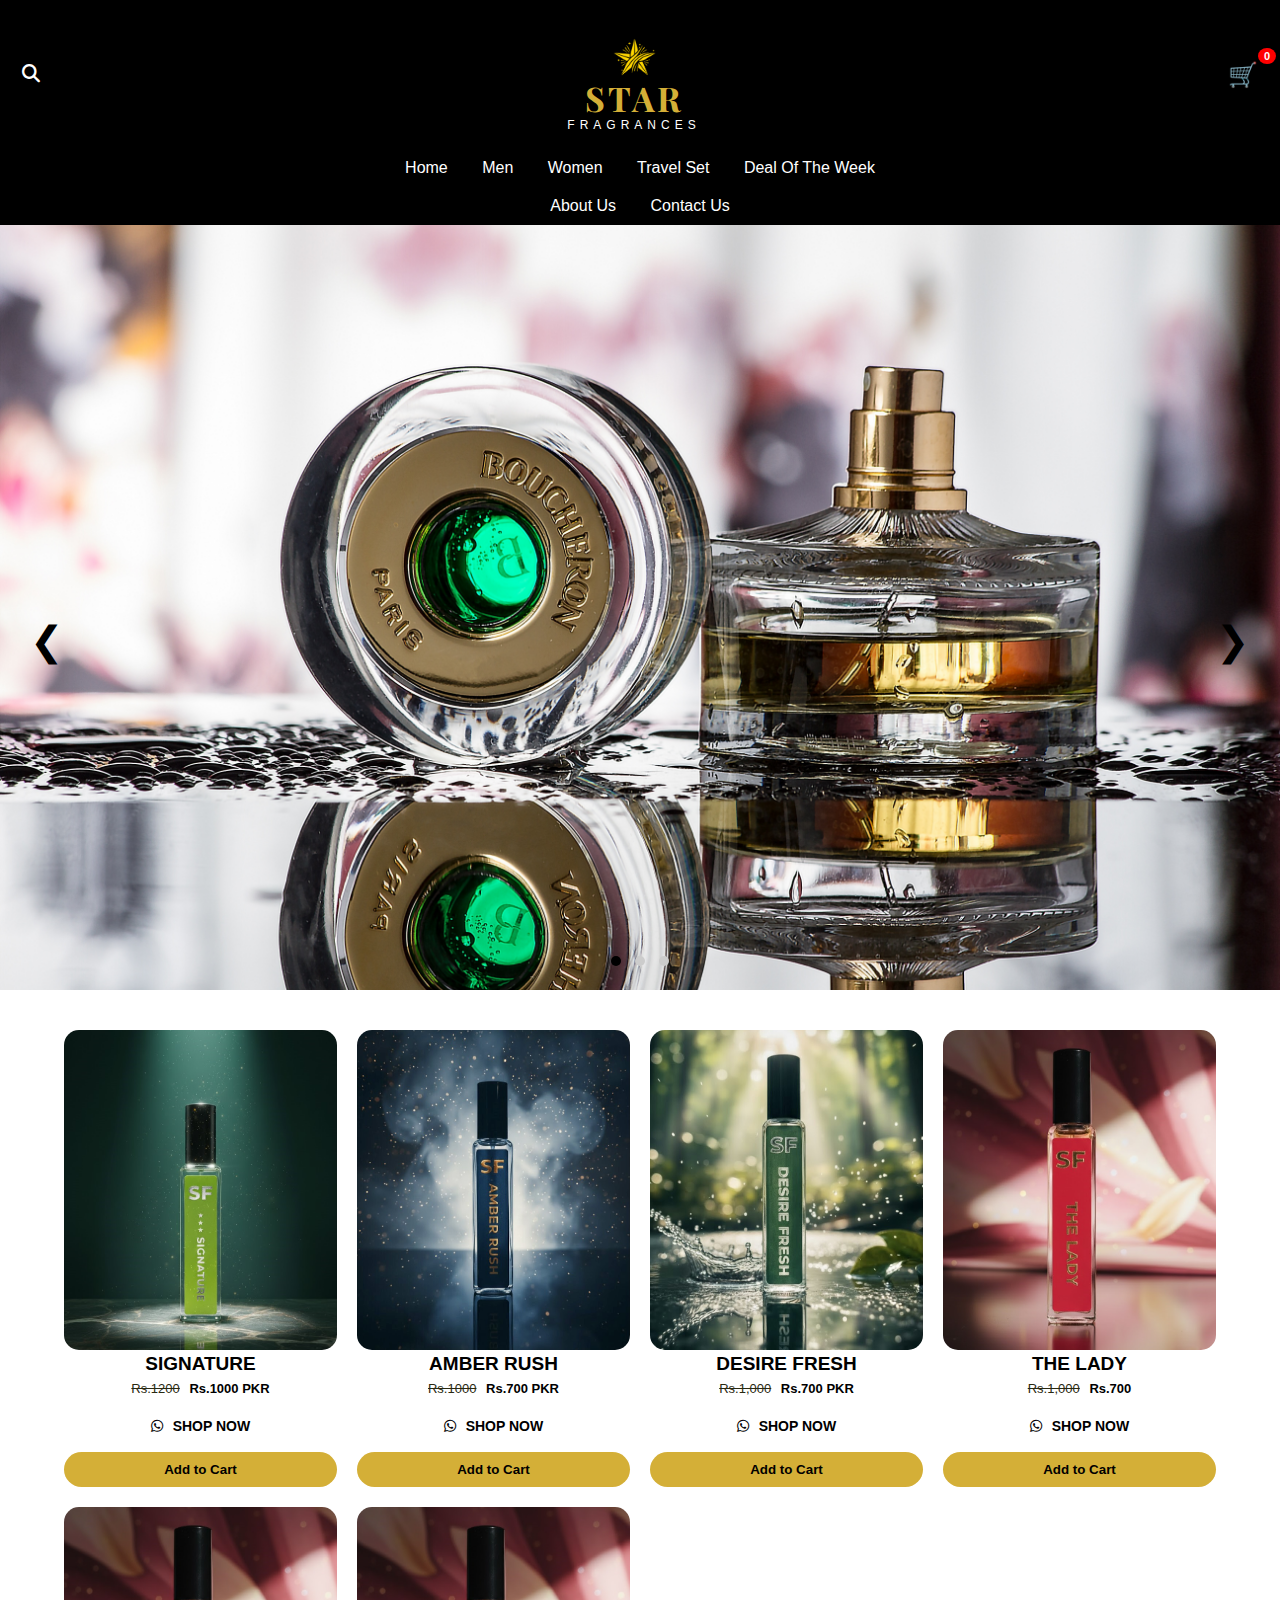
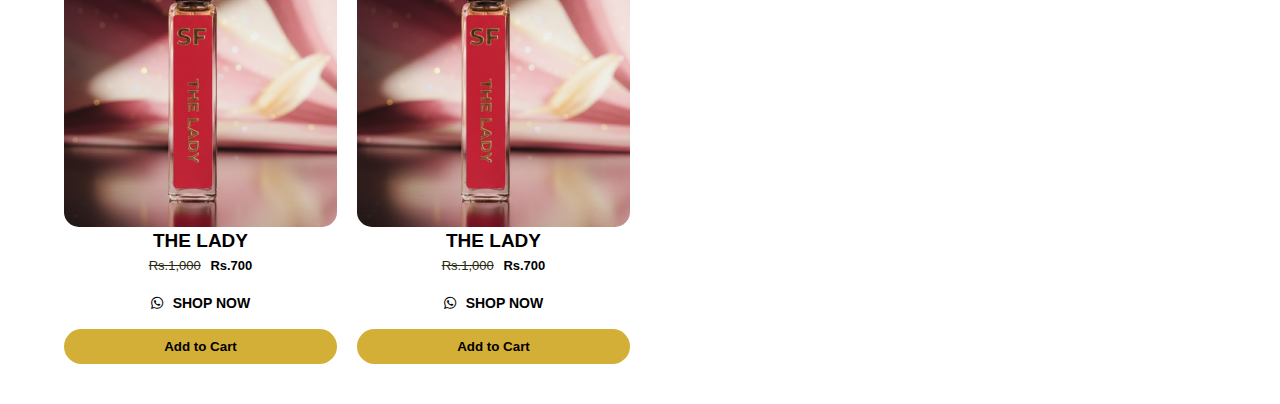
<file: WEB PROJECT/index.html>
<!DOCTYPE html>
<html lang="en">
<head>
<meta charset="UTF-8">
<title>STAR FRAGRANCES</title>

<!-- Font Awesome -->
<link rel="stylesheet" href="https://cdnjs.cloudflare.com/ajax/libs/font-awesome/6.5.0/css/all.min.css">

<!-- Google Font -->
<link href="https://fonts.googleapis.com/css2?family=Playfair+Display:wght@500;700&display=swap" rel="stylesheet">

<link rel="stylesheet" href="style.css">
</head>
<body>

<!-- TOP BAR -->
<header class="header">

  <!-- TOP BAR -->
  <div class="top-bar">
    <div class="left">
      <i class="fa-solid fa-magnifying-glass"></i>
    </div>

    <!-- TEXT LOGO -->
    <div class="logo-text">
      <div class="star-icon">
        <img src="images/STAR.png" alt="Star Logo">
      </div>
      <span class="star">STAR</span>
      <span class="fragrances">FRAGRANCES</span>
    </div>

    <div class="right">
  <div class="cart-wrapper" onclick="openCart()">
    🛒
    <span id="cartCount" class="cart-badge">0</span>
  </div>
</div>
    
  </div>


  <!-- MAIN MENU -->
  <nav class="main-menu">
    <a href="#">Home</a>
    <a href="#">Men</a>
    <a href="#">Women</a>
    <a href="#">Travel Set</a>
    <a href="#" class="deal">Deal Of The Week</a>
  </nav>

  <!-- CATEGORY MENU -->
  <nav class="category-menu">
    <a href="#">About Us</a>
    <a href="#">Contact Us</a> 
  </nav>

</header>


<!-- SLIDER -->
<section class="slider">

  <div class="slide active">
    <img src="images/slide1.jpg">
    <div class="text">
      <!-- <span>FRAGRANCES</span>
      <h1>STAR FRAGRANCES</h1> -->
    </div>
  </div>

  <div class="slide">
    <img src="images/slide2.jpg">
    <div class="text">
      <!-- <span>SCENTIMENTS</span>
      <h1>BAHAAR</h1> -->
    </div>
  </div>

  <div class="slide">
    <img src="images/slide3.jpg">
    <div class="text">
      <!-- <span>SCENTIMENTS</span>
      <h1>BAHAAR</h1> -->
    </div>
  </div>

  <!-- Controls -->
  <div class="controls">
    <span onclick="prev()">&#10094;</span>
    <span onclick="next()">&#10095;</span>
  </div>

  <!-- Dots -->
  <div class="dots">
    <span onclick="go(0)" class="active"></span>
    <span onclick="go(1)"></span>
    <span onclick="go(2)"></span>
  </div>

</section>


<!-- PRODUCT SECTION -->
<section class="product-section">
  <div class="product-grid">

    <div class="product-card">
      <!-- <span class="badge sale">Sale</span> -->
      <div class="card-image img-hover">
      <img src="images/image6.png.jpeg" class="img-front" alt="">
      <img src="images/perfume1.png" class="img-back" alt="">
    </div>

    <h3>SIGNATURE</h3>
      <p class="price">
        <span class="old">Rs.1200</span>
        <span class="new">Rs.1000 PKR</span>
      </p>

      <a href="https://wa.me/923323989474?text=I%20want%20to%20order%20Signature%20Bundle%20Deal"
     class="whatsapp-btn" target="_blank">
    <i class="fab fa-whatsapp"></i> SHOP NOW
  </a>

      
      <button class="add-to-cart-btn"
  data-name="SIGNATURE"
  data-price="1000"
  data-image="images/image6.png.jpeg">
  Add to Cart
</button>
      
    </div>

    <div class="product-card">
      <!-- <span class="badge sale">Sale</span> -->
      <div class="card-image img-hover">
      <img src="images/image9.png.jpeg" class="img-front" alt="">
      <img src="images/image4.png" class="img-back" alt="">
    </div>
    
    <h3>AMBER RUSH</h3>
      <p class="price">
        <span class="old">Rs.1000</span>
        <span class="new">Rs.700 PKR</span>
      </p>

      <a href="https://wa.me/923323989474?text=I%20want%20to%20order%20Signature%20Bundle%20Deal" 
     class="whatsapp-btn" target="_blank">
    <i class="fab fa-whatsapp"></i> SHOP NOW
  </a>
       <button class="add-to-cart-btn"
  data-name="AMBER RUSH"
  data-price="700"
  data-image="images/image4.png">
  Add to Cart
</button>
    </div>

    <div class="product-card">

  <!-- ONLY IMAGE CLICKABLE -->
  <a href="products/signature.html" class="image-link">

    <div class="card-image img-hover">
      <img src="images/image8.png.jpeg" class="img-front" alt="">
      <img src="images/image5.png.png" class="img-back" alt="">
    </div>
  </a>
  <h3>DESIRE FRESH</h3>

  <p class="price">
    <span class="old">Rs.1,000</span>
    <span class="new">Rs.700 PKR</span>
  </p>
  

  <!-- WHATSAPP BUTTON -->
  <a href="https://wa.me/923323989474?text=I%20want%20to%20order%20Signature%20Bundle%20Deal"
     class="whatsapp-btn"
     target="_blank">
     <i class="fab fa-whatsapp"></i> SHOP NOW
  </a>
  <button class="add-to-cart-btn"
  data-name="DESIRE FRESH"
  data-price="700"
  data-image="images/image5.png.PNG">
  Add to Cart
</button>

</div>


    <div class="product-card">
      <!-- <span class="badge sold">Sold out</span> -->
     <div class="card-image img-hover">
      <img src="images/image7.png.jpeg" class="img-front" alt="">
      <img src="images/perfume2.png" class="img-back" alt="">
    </div>
    <h3>THE LADY</h3>
      <p class="price">
        <span class="old">Rs.1,000</span>
        <span class="new">Rs.700 </span>
      </p>

      <a href="https://wa.me/923323989474?text=I%20want%20to%20order%20Signature%20Bundle%20Deal" 
     class="whatsapp-btn" target="_blank">
    <i class="fab fa-whatsapp"></i> SHOP NOW
  </a>
  
      
      </p><button class="add-to-cart-btn"
  data-name="THE LADY"
  data-price="700"
  data-image="images/perfume2.png">
  Add to Cart
</button>
    </div>

    <div class="product-card">
      <!-- <span class="badge sold">Sold out</span> -->
     <div class="card-image img-hover">
      <img src="images/image7.png.jpeg" class="img-front" alt="">
      <img src="images/perfume2.png" class="img-back" alt="">
    </div>
    <h3>THE LADY</h3>
      <p class="price">
        <span class="old">Rs.1,000</span>
        <span class="new">Rs.700 </span>
      </p>

      <a href="https://wa.me/923323989474?text=I%20want%20to%20order%20Signature%20Bundle%20Deal" 
     class="whatsapp-btn" target="_blank">
    <i class="fab fa-whatsapp"></i> SHOP NOW
  </a>
  
      
      </p><button class="add-to-cart-btn"
  data-name="THE LADY"
  data-price="700"
  data-image="images/perfume2.png">
  Add to Cart
</button>
    </div>

    <div class="product-card">
      <!-- <span class="badge sold">Sold out</span> -->
     <div class="card-image img-hover">
      <img src="images/image7.png.jpeg" class="img-front" alt="">
      <img src="images/perfume2.png" class="img-back" alt="">
    </div>
    <h3>THE LADY</h3>
      <p class="price">
        <span class="old">Rs.1,000</span>
        <span class="new">Rs.700 </span>
      </p>

      <a href="https://wa.me/923323989474?text=I%20want%20to%20order%20Signature%20Bundle%20Deal" 
     class="whatsapp-btn" target="_blank">
    <i class="fab fa-whatsapp"></i> SHOP NOW
  </a>
  
      
      </p><button class="add-to-cart-btn"
  data-name="THE LADY"
  data-price="700"
  data-image="images/perfume2.png">
  Add to Cart
</button>
    </div>

  </div>

  

  

  <!-- Cart Overlay -->
<div class="cart-overlay" id="cartOverlay"></div>

<!-- Slide Cart Drawer -->
<div class="cart-drawer" id="cartDrawer">

  <!-- Header -->
  <div class="cart-header">
    <h2>🛒 Your Cart</h2>
    <button class="cart-close" id="closeCart">✖</button>
  </div>

  <!-- Cart Items -->
  <div class="cart-items" id="cartItems">
    <p class="cart-empty">Cart is empty</p>
  </div>

  <!-- Footer -->
  <div class="cart-footer">
    <div class="cart-total">
      <span>Total:</span>
      <span id="cartTotal">Rs. 0</span>
    </div>

    <a href="DETAIL/checkout.html" class="checkout-btn" style="text-decoration:none;display:block;text-align:center;">
  <i class="fab fa-whatsapp"></i> Checkout
</a>
  </div>

</div>






<script src="script.js"></script>
</body>
</html>
</file>
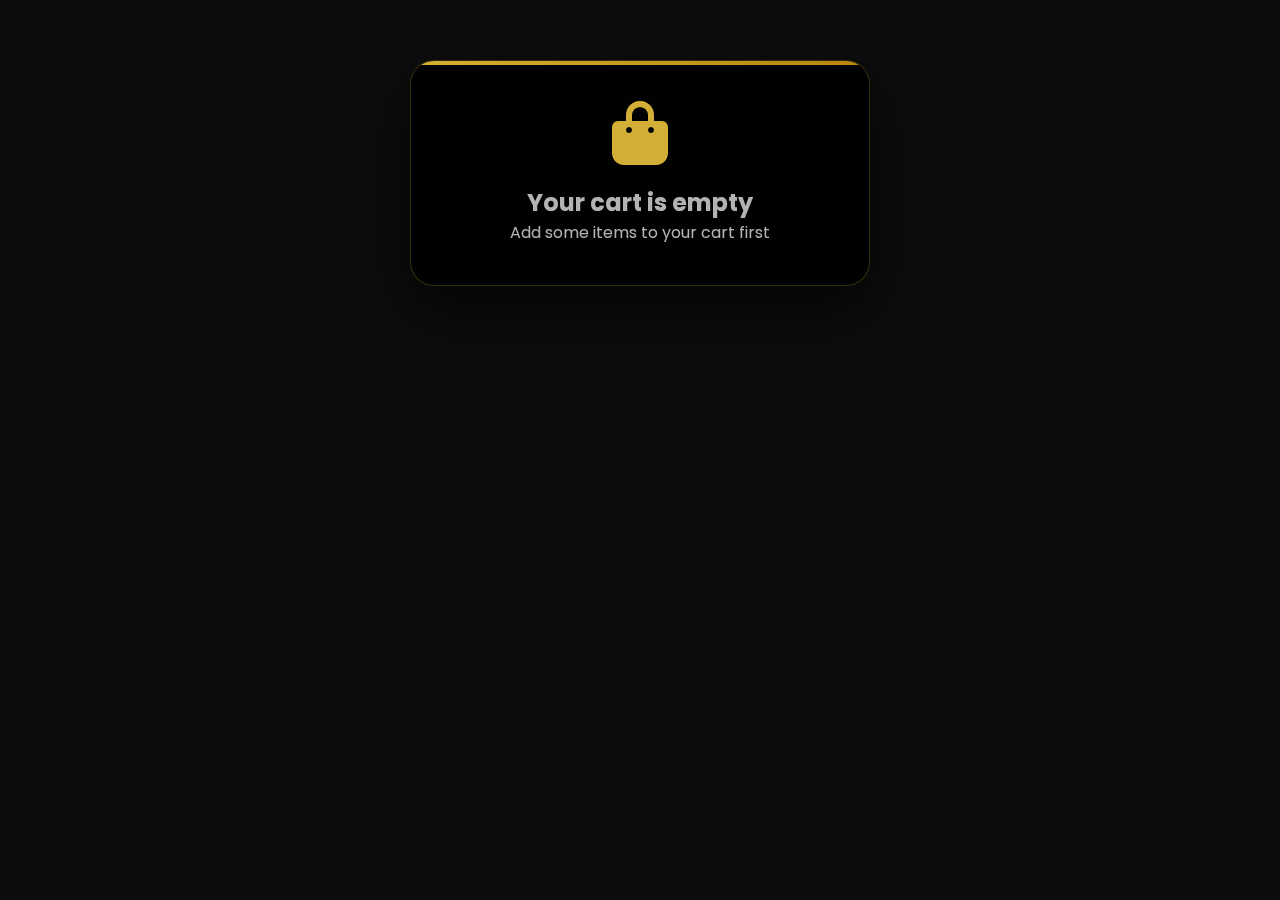
<file: WEB PROJECT/DETAIL/checkout.html>
<!DOCTYPE html>
<html lang="en">
<head>
    <meta charset="UTF-8">
    <meta name="viewport" content="width=device-width, initial-scale=1.0">
    <title>Checkout - Modern Cart</title>
    <link href="https://fonts.googleapis.com/css2?family=Poppins:wght@300;400;500;600;700&display=swap" rel="stylesheet">
    <link rel="stylesheet" href="https://cdnjs.cloudflare.com/ajax/libs/font-awesome/6.4.0/css/all.min.css">
    
    <style>
        * {
            margin: 0;
            padding: 0;
            box-sizing: border-box;
        }

        body {
            font-family: 'Poppins', sans-serif;
            background: #0d0d0d;
            min-height: 100vh;
            padding: 20px;
            overflow-x: hidden;
            color: #fff;
        }

        .container {
            max-width: 500px;
            margin: 0 auto;
            padding: 40px 20px;
        }

        .checkout-card {
            background: rgba(0, 0, 0, 0.85);
            backdrop-filter: blur(20px);
            border-radius: 24px;
            padding: 40px;
            border: 1px solid rgba(212, 175, 55, 0.25);
            box-shadow: 0 25px 60px rgba(0, 0, 0, 0.7);
            position: relative;
            overflow: hidden;
        }

        .checkout-card::before {
            content: '';
            position: absolute;
            top: 0;
            left: 0;
            right: 0;
            height: 4px;
            background: linear-gradient(90deg, #d4af37, #b8860b, #ffffff, #d4af37);
            background-size: 300% 300%;
            animation: glow 4s linear infinite;
        }

        @keyframes glow {
            0% { background-position: 0% 50%; }
            100% { background-position: 100% 50%; }
        }

        .header {
            text-align: center;
            margin-bottom: 35px;
        }

        .header i {
            font-size: 3rem;
            color: #d4af37;
            margin-bottom: 10px;
        }

        .header h1 {
            font-size: 2rem;
            font-weight: 600;
            color: #fff;
        }

        .header p {
            color: rgba(255,255,255,0.7);
            font-size: 0.95rem;
        }

        .form-group {
            position: relative;
            margin-bottom: 25px;
        }

        .form-group input {
            width: 100%;
            padding: 18px 20px;
            background: #111;
            border: 2px solid rgba(212, 175, 55, 0.2);
            border-radius: 16px;
            color: white;
            font-size: 1rem;
            outline: none;
            transition: 0.3s ease;
        }

        .form-group input::placeholder {
            color: rgba(255,255,255,0.4);
        }

        .form-group input:focus {
            border-color: #d4af37;
            box-shadow: 0 0 20px rgba(212, 175, 55, 0.25);
            transform: translateY(-2px);
        }

        .form-group label {
            position: absolute;
            left: 20px;
            top: 18px;
            color: rgba(255,255,255,0.6);
            font-size: 0.95rem;
            pointer-events: none;
            transition: 0.3s ease;
        }

        .form-group input:focus + label,
        .form-group input:valid + label {
            top: -10px;
            left: 15px;
            font-size: 0.8rem;
            color: #d4af37;
            background: #0d0d0d;
            padding: 0 8px;
            border-radius: 6px;
        }

        .order-summary {
            background: rgba(255,255,255,0.05);
            border-radius: 16px;
            padding: 20px;
            margin: 25px 0;
            border: 1px solid rgba(212,175,55,0.15);
        }

        .summary-title {
            color: #d4af37;
            font-size: 1.1rem;
            font-weight: 600;
            margin-bottom: 15px;
        }

        #itemsList {
            margin-bottom: 10px;
            color: rgba(255,255,255,0.85);
        }

        .total-display {
            display: flex;
            justify-content: space-between;
            align-items: center;
            padding: 12px 15px;
            background: rgba(0,0,0,0.4);
            border-radius: 10px;
            border: 1px solid rgba(212,175,55,0.2);
        }

        .total-amount {
            color: #d4af37;
            font-size: 1.4rem;
            font-weight: 700;
        }

        .whatsapp-btn {
            width: 100%;
            padding: 18px;
            background: linear-gradient(135deg, #d4af37, #b8860b);
            color: black;
            border: none;
            border-radius: 18px;
            font-size: 1.1rem;
            font-weight: 700;
            cursor: pointer;
            transition: 0.3s ease;
            margin-top: 20px;
            display: flex;
            justify-content: center;
            align-items: center;
            gap: 10px;
            box-shadow: 0 10px 30px rgba(212,175,55,0.25);
        }

        .whatsapp-btn:hover {
            transform: translateY(-3px);
            box-shadow: 0 15px 40px rgba(212,175,55,0.35);
        }

        .empty-cart {
            text-align: center;
            color: rgba(255,255,255,0.7);
        }

        .empty-cart i {
            font-size: 4rem;
            color: #d4af37;
            margin-bottom: 20px;
        }

        @media (max-width: 480px) {
            .checkout-card {
                padding: 25px;
            }
            .header h1 {
                font-size: 1.5rem;
            }
        }
    </style>
</head>
<body>
    <div class="container">
        <div class="checkout-card" id="checkoutCard">
            <div class="header">
                <i class="fas fa-shopping-cart"></i>
                <h1>Complete Your Order</h1>
                <p>Enter your details to confirm order</p>
            </div>

            <form id="checkoutForm">
                <div class="form-group">
                    <input type="text" id="name" name="name" placeholder=" " required>
                    <label for="name"><i class="fas fa-user"></i> Full Name</label>
                </div>

                <div class="form-group">
                    <input type="tel" id="phone" name="phone" placeholder=" " required>
                    <label for="phone"><i class="fas fa-phone"></i> Phone Number</label>
                </div>

                <div class="form-group">
                    <input type="text" id="address" name="address" placeholder=" " required>
                    <label for="address"><i class="fas fa-map-marker-alt"></i> Delivery Address</label>
                </div>

                <div class="order-summary" id="orderSummary" style="display: none;">
                    <div class="summary-title">
                        <i class="fas fa-receipt"></i>
                        Order Summary
                    </div>
                    <div id="itemsList"></div>
                    <div class="total-display">
                        <span>Total Amount:</span>
                        <span class="total-amount" id="totalAmount">Rs. 0</span>
                    </div>
                </div>

                <button type="submit" class="whatsapp-btn" id="whatsappBtn">
                    <i class="fab fa-whatsapp"></i>
                    Confirm Order on WhatsApp
                </button>
            </form>
        </div>

        <div class="checkout-card empty-cart" id="emptyCart" style="display: none;">
            <i class="fas fa-shopping-bag"></i>
            <h2>Your cart is empty</h2>
            <p>Add some items to your cart first</p>
        </div>
    </div>

    <script>
        document.addEventListener('DOMContentLoaded', function() {
            const form = document.getElementById('checkoutForm');
            const summary = document.getElementById('orderSummary');
            const emptyCart = document.getElementById('emptyCart');
            const checkoutCard = document.getElementById('checkoutCard');
            const whatsappBtn = document.getElementById('whatsappBtn');

            // Clean number format without .00
            function formatPKR(amount) {
                return `Rs. ${Math.round(amount)}`;
            }

            function loadCart() {
                const cart = JSON.parse(localStorage.getItem("cart")) || [];
                
                if (cart.length === 0) {
                    checkoutCard.style.display = 'none';
                    emptyCart.style.display = 'block';
                    return;
                }

                checkoutCard.style.display = 'block';
                emptyCart.style.display = 'none';
                updateSummary(cart);
            }

            function updateSummary(cart) {
                let itemsHtml = '';
                let total = 0;

                cart.forEach((item) => {
                    const itemTotal = item.price * (item.qty || 1);
                    total += itemTotal;
                    itemsHtml += `
                        <div style="display: flex; justify-content: space-between; margin-bottom: 8px; padding-bottom: 8px; border-bottom: 1px solid rgba(255,255,255,0.1);">
                            <span style="color: rgba(255,255,255,0.9);">${item.name} × ${item.qty || 1}</span>
                            <span style="color: #4ecdc4; font-weight: 600;">${formatPKR(itemTotal)}</span>
                        </div>
                    `;
                });

                document.getElementById('itemsList').innerHTML = itemsHtml;
                document.getElementById('totalAmount').textContent = formatPKR(total);
                summary.style.display = 'block';
            }

            form.addEventListener('submit', function(e) {
                e.preventDefault();
                confirmOrder();
            });

            function confirmOrder() {
                const name = document.getElementById("name").value.trim();
                const phone = document.getElementById("phone").value.trim();
                const address = document.getElementById("address").value.trim();

                if (!name || !phone || !address) {
                    alert('Please fill all fields');
                    return;
                }

                const cart = JSON.parse(localStorage.getItem("cart")) || [];
                if (cart.length === 0) {
                    alert('Cart is empty!');
                    return;
                }

                // PKR WhatsApp Message - NO .00
                let items = "";
                let total = 0;

                cart.forEach(item => {
                    const qty = item.qty || 1;
                    const itemTotal = item.price * qty;
                    items += `• ${item.name} × ${qty} = ${formatPKR(itemTotal)}\n`;
                    total += itemTotal;
                });

                const message = `🛒 *NEW ORDER RECEIVED* 🛒

👤 *Customer Details:*
Name: ${name}
Phone: ${phone}
📍 Address: ${address}

🛍️ *Order Items:*
${items}

💰 *Total Amount:* ${formatPKR(total)}

⏰ *Order Time:* ${new Date().toLocaleString('en-IN')}`;

                const whatsappNumber = "923323989474";
                const url = `https://wa.me/${whatsappNumber}?text=${encodeURIComponent(message)}`;
                
                window.open(url, "_blank");
                alert('Order sent to WhatsApp! ✅');
            }

            loadCart();
            document.getElementById('name').focus();
        });
    </script>
</body>
</html>
</file>
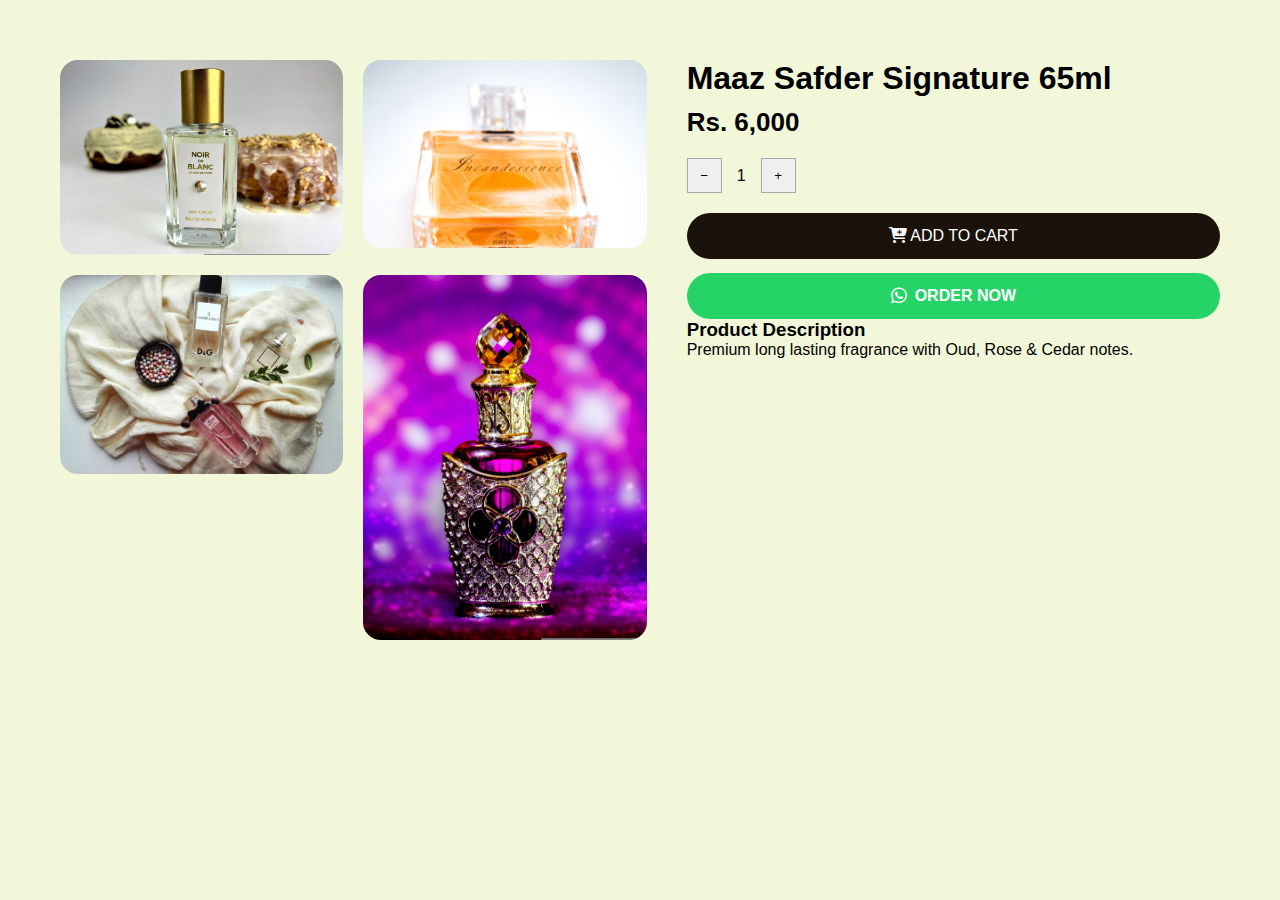
<file: WEB PROJECT/products/signature.html>
<!DOCTYPE html>
<html lang="en">
<head>
  <meta charset="UTF-8">
  <title>Maaz Safder Signature 65ml</title>

  <link rel="stylesheet" href="style.css">
  <link rel="stylesheet"
        href="https://cdnjs.cloudflare.com/ajax/libs/font-awesome/6.5.0/css/all.min.css">
</head>
<body>

<div class="product-page">

  <div class="gallery">
    <img src="images/p1.jpg">
    <img src="images/p2.jpg">
    <img src="images/p3.jpg">
    <img src="images/p4.jpg">
  </div>

  <div class="info">
  <h1>Maaz Safder Signature 65ml</h1>
  <div class="price">Rs. 6,000</div>

  <!-- QTY -->
  <div class="qty-box">
    <button id="minus">−</button>
    <span id="qty">1</span>
    <button id="plus">+</button>
  </div>

  <!-- ADD TO CART -->
  <button class="add-cart" id="addToCart">
    <i class="fa fa-cart-plus"></i> ADD TO CART
  </button>

  <!-- MESSAGE -->
  <p class="msg" id="msg"></p>

  <!-- ORDER NOW -->
  <a
    id="orderNow"
    target="_blank"
    class="order-btn"
  >
    <i class="fab fa-whatsapp"></i> ORDER NOW
  </a>

  <div class="desc">
    <h3>Product Description</h3>
    <p>Premium long lasting fragrance with Oud, Rose & Cedar notes.</p>
  </div>
</div>

</div>

<script src="script.js" defer></script>

</body>
</html>
</file>
<file: WEB PROJECT/products/style.css>
*{
  margin:0;
  padding:0;
  box-sizing:border-box;
  font-family:Arial,sans-serif;
}

body{
  background:#f2f7d9;
}

.product-page{
  max-width:1200px;
  margin:40px auto;
  display:grid;
  grid-template-columns:1.1fr 1fr;
  gap:40px;
  padding:20px;
}

.gallery{
  display:grid;
  grid-template-columns:repeat(2,1fr);
  gap:20px;
}

.gallery img{
  width:100%;
  border-radius:18px;
}

.price{
  font-size:26px;
  font-weight:bold;
  margin:10px 0 20px;
}

.qty-box{
  display:flex;
  align-items:center;
  gap:15px;
  margin-bottom:20px;
}

.qty-box button{
  width:35px;
  height:35px;
  border:1px solid #aaa;
  cursor:pointer;
}

.add-cart{
  width:100%;
  padding:14px;
  background:#1a120b;
  color:#fff;
  border:none;
  border-radius:30px;
  cursor:pointer;
  font-size:16px;
}

.msg{
  margin-top:10px;
  color:green;
  font-weight:bold;
}

@media(max-width:900px){
  .product-page{
    grid-template-columns:1fr;
  }
}
/* ORDER NOW BUTTON */
.order-btn {
  width: 100%;
  margin-top: 14px;
  padding: 14px;
  border: none;
  border-radius: 30px;
  background: #25D366; /* WhatsApp green */
  color: #fff;
  font-size: 16px;
  font-weight: 600;
  cursor: pointer;
  display: flex;
  align-items: center;
  justify-content: center;
  gap: 8px;
  transition: all 0.3s ease;
}

.order-btn i {
  font-size: 18px;
}

/* HOVER EFFECT */
.order-btn:hover {
  background: #1ebe5d;
  transform: translateY(-2px);
  box-shadow: 0 8px 18px rgba(0, 0, 0, 0.2);
}

/* ACTIVE (CLICK) */
.order-btn:active {
  transform: scale(0.95);
}
</file>
<file: WEB PROJECT/style.css>
/* GLOBAL RESET */
* {
  margin: 0;
  padding: 0;
  box-sizing: border-box;
  font-family: 'Poppins', sans-serif;
}

/* HEADER */
.header {
  background-color: #000;
  color: #fff;
}

/* TOP BAR */
.top-bar {
  display: flex;
  align-items: center;
  justify-content: space-between;
  padding: 18px 12px;
}

.left i,
.right i {
  font-size: 18px;
  margin: 0 10px;
  cursor: pointer;
}

/* LOGO */
.logo-text {
  text-align: center;
  line-height: 1;
}

.star-icon img {
  width: 60px;
  height: 80px;
  margin-bottom: -20px;
}

.logo-text .star {
  font-family: 'Playfair Display', serif;
  font-size: 34px;
  font-weight: 700;
  letter-spacing: 3px;
  color: #d4af37;
}

.logo-text .fragrances {
  display: block;
  font-size: 12px;
  letter-spacing: 5px;
  color: #fff;
  margin-top: 4px;
}

/* MENUS */
.main-menu,
.category-menu {
  background: black;
  text-align: center;
  padding: 10px 0;
}

.main-menu a,
.category-menu a {
  color: white;
  margin: 0 15px;
  cursor: pointer;
  text-decoration: none;
}

.main-menu .active {
  text-decoration: underline;
}

.category-menu .deal {
  color: #f2c94c;
}

/* CART ICON */
.right {
  display: flex;
  align-items: center;
}

/* Cart icon container */
.cart-wrapper {
  position: relative;
  font-size: 24px;
  cursor: pointer;
  padding: 8px 10px;
  border-radius: 10px;
  transition: all 0.2s ease;
}

/* Hover effect */
.cart-wrapper:hover {
  background: rgba(0,0,0,0.05);
  transform: scale(1.05);
}

/* Badge */
.cart-badge {
  position: absolute;
  top: -5px;
  right: -8px;

  background: red;
  color: white;

  font-size: 11px;
  font-weight: bold;

  padding: 2px 6px;
  border-radius: 50%;

  min-width: 18px;
  text-align: center;

  animation: pop 0.3s ease;
}

/* Animation */
@keyframes pop {
  0% { transform: scale(0); }
  80% { transform: scale(1.3); }
  100% { transform: scale(1); }
}

/* SLIDER */

.slider {
  position: relative;
  height: 85vh;
  overflow: hidden;
}

.slide {
  position: absolute;
  inset: 0;
  opacity: 0;
  transition: opacity 1.2s ease-in-out;
}

.slide.active {
  opacity: 1;
}


.slide img {
  width: 100%;
  height: 100%;
  object-fit: cover;
}

/* TEXT */
.text {
  position: absolute;
  top: 50%;
  left: 50%;
  transform: translate(-50%, -50%);
  text-align: center;
}

.text h1 {
  font-size: 120px;
  color: #1f3b5c;
  letter-spacing: 8px;
}

.text span {
  position: absolute;
  top: 45%;
  left: 50%;
  transform: translate(-50%, -50%);
  background: white;
  padding: 8px 20px;
  font-size: 22px;
}

/* CONTROLS */
.controls span {
  position: absolute;
  top: 50%;
  font-size: 40px;
  cursor: pointer;
  color: black;
  padding: 10px;
}

.controls span:first-child { left: 20px; }
.controls span:last-child { right: 20px; }

/* DOTS */
.dots {
  position: absolute;
  bottom: 15px;
  width: 100%;
  text-align: center;
}

.dots span {
  width: 10px;
  height: 10px;
  background: #ccc;
  display: inline-block;
  border-radius: 50%;
  margin: 5px;
  cursor: pointer;
}

.dots .active {
  background: black;
}

/* MOBILE */
@media(max-width:768px) {
  .text h1 { font-size: 60px; }
}

/* ================= PRODUCTS ================= */
.product-section {
  padding: 40px 5%;
  background: #fff;
}

.product-grid {
  display: grid;
  grid-template-columns: repeat(auto-fit, minmax(220px, 1fr));
  gap: 20px;
}

.product-card {
  position: relative;
  background: #ffffff;
  border-radius: 18px;
  padding: 0px;
  text-align: center;
  transition: 0.3s;
}

.product-card:hover {
  transform: translateY(-5px);
}

/* IMAGE AREA */
.card-image {
  position: relative;
  width: 100%;
  height: 320px;
  overflow: hidden;
  border-radius: 15px;
}

/* IMAGES */
.card-image img {
  position: absolute;
  inset: 0;
  width: 100%;
  height: 100%;
  object-fit: cover;
  object-position: center;
  transition: transform 2s ease;
}

/* FRONT IMAGE */
.img-front {
  z-index: 1;
}

/* BACK IMAGE */
.img-back {
  z-index: 1;
  visibility: hidden;
}

/* SAME ZOOM EFFECT */
.product-card:hover .card-image img {
  transform: scale(1.08);
}

/* IMAGE SWAP (SAFE) */
@media (hover: hover) and (pointer: fine) {
  .product-card:hover .img-front {
    visibility: hidden;
  }

  .product-card:hover .img-back {
    visibility: visible;
  }
}

/* 🔥 SHINE EFFECT — FIXED */
.card-image::after {
  content: "";
  position: absolute;
  top: -120%;
  left: -150%;
  width: 100%;
  height: 260%;
  background: linear-gradient(
    90deg,
    transparent 10%,
    rgb(255, 255, 255),
    transparent 50%
  );
  transform: rotate(30deg);
  filter: blur(2px);
  opacity: 0.9;
  pointer-events: none;
  z-index: 5; /* ✅ THIS IS THE FIX */
}

/* SHINE TRIGGER */
.card-image:hover::after {
  animation: shineMove 3s ease forwards;
}

@keyframes shineMove {
  from {
    top: -120%;
    left: -150%;
  }
  to {
    top: 120%;
    left: 150%;
  }
}



/* TEXT */
.product-card h3 {
  font-size: 19px;
  margin: 3px 0 6px;
}

.price {
  font-size: 15px;
}

.price .old {
  text-decoration: line-through;
  color: #292911;
  margin-right: 6px;
}

.price .new {
  font-weight: bold;
  color: #000;
}

/* BADGES */
.badge {
  position: absolute;
  bottom: 12px;
  left: 12px;
  padding: 4px 10px;
  border-radius: 20px;
  font-size: 12px;
  color: #fffffe;
}

.badge.sale {
  background: #000;
}

.badge.sold {
  background: #555;
}

/* WHATSAPP BUTTON */
.whatsapp-btn {
  display: block;
  margin: 12px auto 8px;
  padding: 10px;
  background: #ffffff;
  color: #000000;
  text-decoration: none;
  border-radius: 25px;
  font-size: 14px;
  font-weight: 600;
  transition: 0.3s;
}

.whatsapp-btn i {
  margin-right: 6px;
}

.whatsapp-btn:hover {
  background: #000000;
  color: #fffbfb;
}

SOLD OUT → BUTTON HIDE
.badge.sold + .whatsapp-btn {
  display: none;
}

.add-to-cart-btn {
  width: 100%;
  padding: 10px;
  background: #d4af37;
  color: #000;
  border: none;
  border-radius: 25px;
  font-weight: bold;
  cursor: pointer;
  transition: 0.3s;
}

.add-to-cart-btn:hover {
  background: #000;
  color: #d4af37;
}

.cart-overlay {
  display: none;
  position: fixed;
  inset: 0;
  background: rgba(0,0,0,0.5);
  z-index: 999;
}
.cart-overlay.active {
  display: block;
}

.cart-drawer {
  position: fixed;
  top: 0;
  right: -400px;
  width: 350px;
  max-width: 90%;
  height: 100vh;
  background: #fff;
  z-index: 1000;
  display: flex;
  flex-direction: column;
  transition: right 0.3s ease;
  box-shadow: -5px 0 20px rgba(0,0,0,0.2);
}

.cart-drawer.open {
  right: 0;
}

.cart-header {
  display: flex;
  justify-content: space-between;
  padding: 16px;
  background: #000;
  color: #fff;
}

.cart-close {
  background: none;
  border: none;
  color: #fff;
  font-size: 20px;
  cursor: pointer;
}

.cart-items {
  flex: 1;
  padding: 15px;
  overflow-y: auto;
}

.cart-empty {
  text-align: center;
  color: #999;
  margin-top: 40px;
}

.cart-footer {
  padding: 16px;
  border-top: 1px solid #eee;
}

.cart-total {
  display: flex;
  justify-content: space-between;
  font-weight: bold;
  margin-bottom: 10px;
}

.checkout-btn {
  width: 100%;
  padding: 12px;
  background: green;
  color: #fff;
  border: none;
  cursor: pointer;
}
.cart-img {
  width: 60px;
  height: 60px;
  object-fit: cover;   /* 🔥 image stretch nahi hogi */
  border-radius: 10px;
}
.cart-item {
  display: flex;
  align-items: center;
  justify-content: space-between;
  background: #fff;
  padding: 10px;
  margin-bottom: 10px;
  border-radius: 12px;
  box-shadow: 0 4px 10px rgba(0,0,0,0.05);
}
.qty {
  margin: 0 8px;
  font-weight: bold;
  font-size: 14px;
}
.cart-item div:first-child {
  display: flex;
  align-items: center;
  gap: 10px;
}
.cart-item button {
  border: none;
  background: #eee;
  padding: 6px 10px;
  border-radius: 8px;
  cursor: pointer;
  font-weight: bold;
  transition: all 0.25s ease;
}

/* Hover */
.cart-item button:hover {
  background: #000;
  color: #fff;
  transform: translateY(-2px);
  box-shadow: 0 6px 12px rgba(0,0,0,0.15);
}

/* Press effect */
.cart-item button:active {
  transform: scale(0.92);
}

.price {
  font-size: 13px;
}

.price .qty {
  font-size: 5px;
  opacity: 0.7;
}

/* 🔥 NEW CART LINES STYLES - YE ADD KIYA HAI */
.cart-line {
  background: linear-gradient(135deg, #d4af37 0%, #000 100%);
  border-radius: 18px;
  padding: 20px;
  margin-bottom: 20px;
  color: white;
  box-shadow: 0 8px 25px rgba(212, 175, 55, 0.3);
}

.cart-line h4 {
  margin: 0 0 15px 0;
  font-size: 18px;
  font-weight: 700;
  text-align: center;
  text-shadow: 0 2px 4px rgba(0,0,0,0.3);
}

.line-products {
  display: flex;
  gap: 12px;
  flex-wrap: wrap;
  justify-content: center;
}

.cart-product {
  background: rgba(255,255,255,0.25);
  border-radius: 12px;
  padding: 12px;
  display: flex;
  align-items: center;
  gap: 10px;
  backdrop-filter: blur(10px);
  border: 1px solid rgba(255,255,255,0.2);
  min-width: 160px;
  transition: all 0.3s ease;
}

.cart-product:hover {
  transform: translateY(-3px);
  box-shadow: 0 6px 20px rgba(0,0,0,0.2);
}

.cart-product img {
  width: 45px;
  height: 45px;
  border-radius: 8px;
  object-fit: cover;
  border: 2px solid rgba(255,255,255,0.5);
}

.cart-product span {
  font-size: 13px;
  display: block;
  font-weight: 500;
}

.cart-product strong {
  color: #ffd700;
  font-size: 15px;
  font-weight: 700;
}

/* Notification - Sirf ye add karo */
.notification {
  position: fixed; top: 20px; right: 20px;
  background: #d4af37; color: #000;
  padding: 12px 20px; border-radius: 10px;
  font-weight: bold; z-index: 10000;
}
/* 🔥 Notification Animation */
@keyframes glowPop {
  0% { 
    transform: scale(0.8) rotate(-5deg); 
    opacity: 0; 
  }
  50% { 
    transform: scale(1.05) rotate(2deg); 
  }
  100% { 
    transform: scale(1) rotate(0deg); 
    opacity: 1; 
  }
}

@keyframes glowFade {
  to { 
    transform: scale(0.9) translateX(20px); 
    opacity: 0; 
  }
}
</file>
